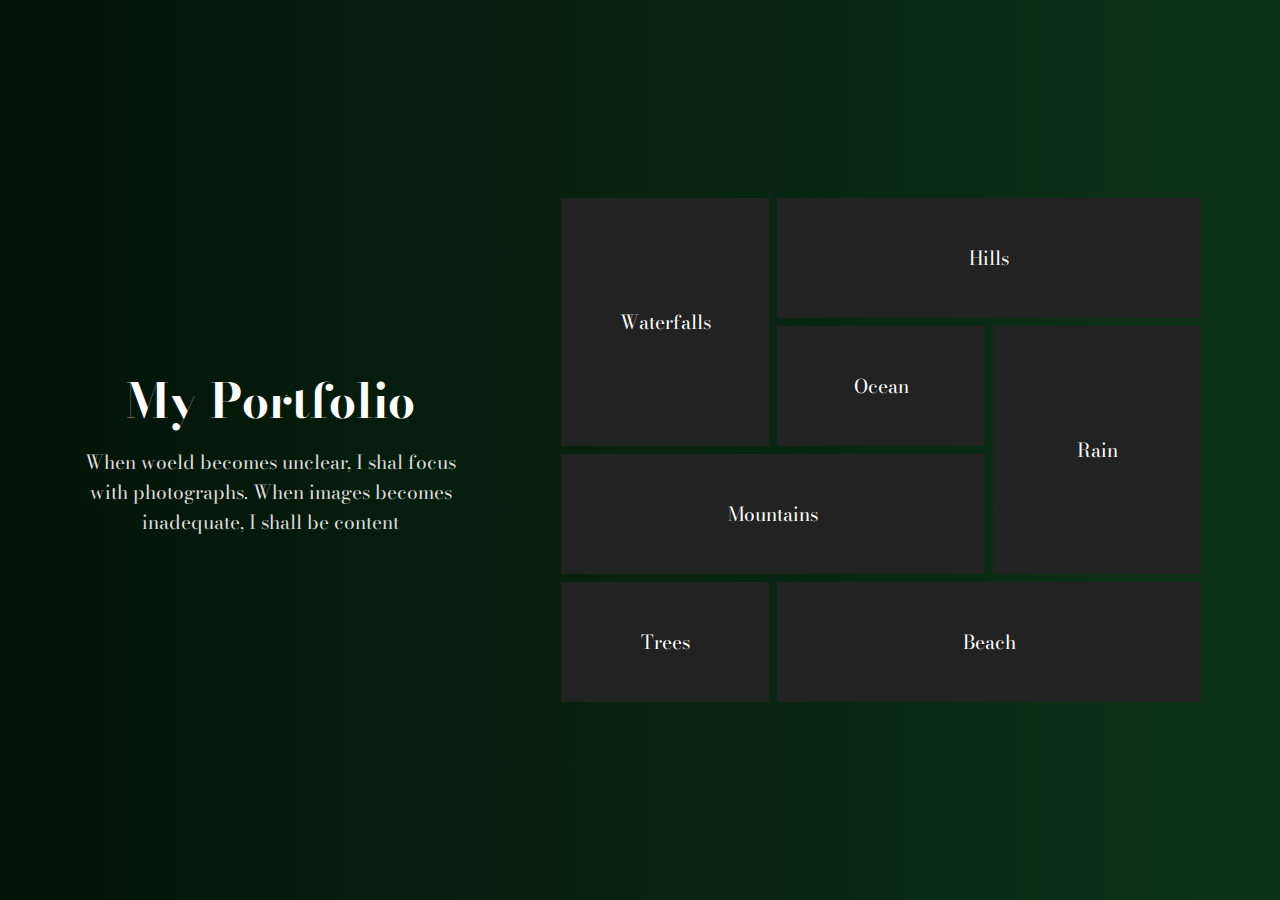
<file: Grid Portfolio/index.html>
<!DOCTYPE html>
<html lang="en">
<head>
    <meta charset="UTF-8">
    <meta name="viewport" content="width=device-width, initial-scale=1.0">
    <title>Grid Portfolio</title>
    <link rel="stylesheet" href="style.css">
</head>
<body>
    <div class="container">
        <div class="left-text">
            <h2 class="heading">My Portfolio</h2>
            <p class="sub-heading">When woeld becomes unclear, I shal focus with photographs. When images becomes inadequate, I shall be content</p>
        </div>

        <div class="gallery">
            <div class="box row-2" style="background-image:url(https://images.unsplash.com/photo-1546882588-d9bd63f85a7e?q=80&w=1887&auto=format&fit=crop&ixlib=rb-4.0.3&ixid=M3wxMjA3fDB8MHxwaG90by1wYWdlfHx8fGVufDB8fHx8fA%3D%3D) ;">Waterfalls</div>
            <div class="box col-2" style="background-image:url(https://images.unsplash.com/photo-1599106242383-271adeb2e828?q=80&w=1887&auto=format&fit=crop&ixlib=rb-4.0.3&ixid=M3wxMjA3fDB8MHxwaG90by1wYWdlfHx8fGVufDB8fHx8fA%3D%3D) ;"> Hills</div>
            <div class="box" style="background-image:url(https://plus.unsplash.com/premium_photo-1667424094018-d54ce121be62?q=80&w=1935&auto=format&fit=crop&ixlib=rb-4.0.3&ixid=M3wxMjA3fDB8MHxwaG90by1wYWdlfHx8fGVufDB8fHx8fA%3D%3D) ;">Ocean</div>
            <div class="box row-2" style="background-image:url(https://images.unsplash.com/photo-1503435824048-a799a3a84bf7?q=80&w=1887&auto=format&fit=crop&ixlib=rb-4.0.3&ixid=M3wxMjA3fDB8MHxwaG90by1wYWdlfHx8fGVufDB8fHx8fA%3D%3D) ;"> Rain</div>
            <div class="box col-2" style="background-image:url(https://images.unsplash.com/photo-1464822759023-fed622ff2c3b?q=80&w=2070&auto=format&fit=crop&ixlib=rb-4.0.3&ixid=M3wxMjA3fDB8MHxwaG90by1wYWdlfHx8fGVufDB8fHx8fA%3D%3D) ;"> Mountains</div>
            <div class="box" style="background-image:url(https://plus.unsplash.com/premium_photo-1675827055620-24d540e0892a?q=80&w=372&auto=format&fit=crop&ixlib=rb-4.0.3&ixid=M3wxMjA3fDB8MHxwaG90by1wYWdlfHx8fGVufDB8fHx8fA%3D%3D) ;">Trees</div>
            <div class="box col-2" style="background-image:url(https://images.unsplash.com/photo-1506953823976-52e1fdc0149a?q=80&w=435&auto=format&fit=crop&ixlib=rb-4.0.3&ixid=M3wxMjA3fDB8MHxwaG90by1wYWdlfHx8fGVufDB8fHx8fA%3D%3D) ;">Beach</div>
        </div>
    </div>
</body>
</html>
</file>
<file: Grid Portfolio/style.css>
@import url('https://fonts.googleapis.com/css2?family=Bodoni+Moda:opsz,wght@6..96,400;6..96,900&display=swap');

*{
    margin: 0;
    padding: 0;
    box-sizing: border-box;
}

body{
    font-family:'Bodoni Moda', serif ;
    font-size: 1.2rem;
}

.container{
    min-height: 100vh;
    display: flex;
    justify-content: space-evenly;
    align-items: center;
    gap: 20px;
    background: linear-gradient(to right, #041308, #0b3317);
}

.left-text{
    flex-basis:30%;
}

.heading{
    font-size: 3rem;
    color: white;
    text-align: center;
}

.sub-heading{
    color: #ddd;
    margin-top: 10px;
    text-align: center;
}

.gallery{
    flex-basis: 50%;
    display: grid;
    gap: 8px;
    grid-template-columns: repeat(3, 1fr);
    grid-auto-rows: 120px;
}

.box{
    background-size: cover;
    background-position: top;
    color: white;
    display: flex;
    justify-content: center;
    align-items: center;
    background-color: #222;
    background-blend-mode:hard-light ;
    transition: all 1s  ease-in-out;
}

.box:hover{
    background-color: #999;
    background-position: center;
    box-shadow: 0 0 4px white;
    cursor: pointer;
}

.row-2{
    grid-row: span 2;
}

.col-2{
    grid-column: span 2;
}

/* media query for width for width <=1024px */

@media screen and (max-width: 1024px){
    .container{
        flex-direction: column;
        padding-block: 20px;
    }
    .gallery{
        width: 100%;
        padding-inline: 12px;
        grid-auto-rows: 220px;
    }
    .box{
        grid-row: span 1;  
        grid-column: span 3;
        grid-auto-rows: 220px;
    }
}

@media screen and (max-width: 768px){
    .container{
        flex-direction: column;
        padding-block: 20px;
    }
    .gallery{
        width: 100%;
        padding-inline: 12px;
        grid-auto-rows: 220px;
    }
    .box{
        grid-row: span 1;  
        grid-column: span 3;
        grid-auto-rows: 220px;
    }
}
</file>
